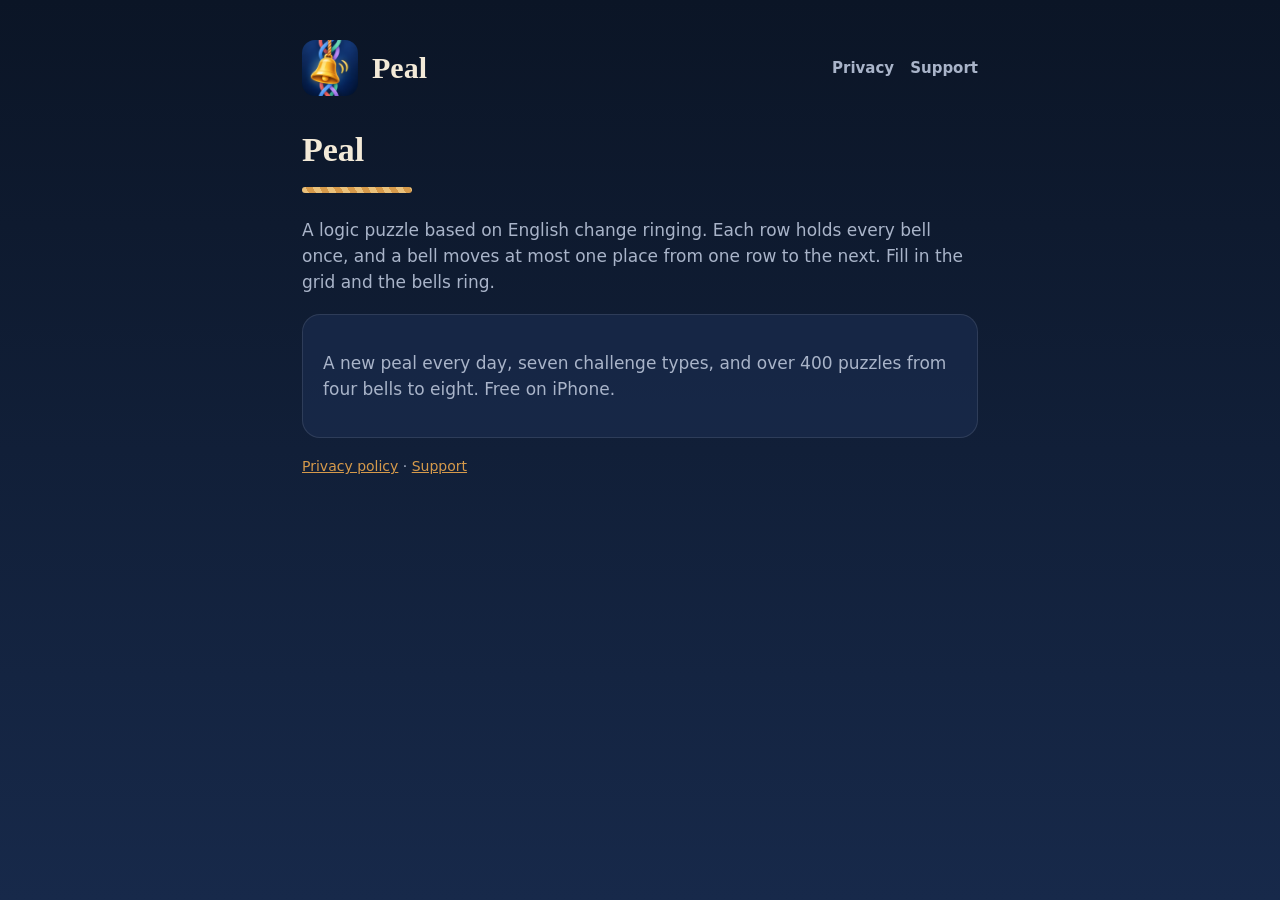
<file: index.html>
<!doctype html><html lang="en-GB"><head><meta charset="utf-8"><meta name="viewport" content="width=device-width,initial-scale=1"><link rel="icon" href="icon.png"><link rel="stylesheet" href="style.css"><title>Peal: Bell Logic Puzzle</title><meta name="description" content="A logic puzzle based on English change ringing. A new peal every day."></head><body><main><header><img src="icon.png" alt=""><a href="./">Peal</a><nav><a href="privacy">Privacy</a><a href="support">Support</a></nav></header>
<h1>Peal</h1><div class="rule"></div>
<p>A logic puzzle based on English change ringing. Each row holds every bell once, and a bell moves at most one place from one row to the next. Fill in the grid and the bells ring.</p>
<div class="card"><p>A new peal every day, seven challenge types, and over 400 puzzles from four bells to eight. Free on iPhone.</p></div>
<p class="small"><a href="privacy">Privacy policy</a> · <a href="support">Support</a></p>
</main></body></html>
</file>
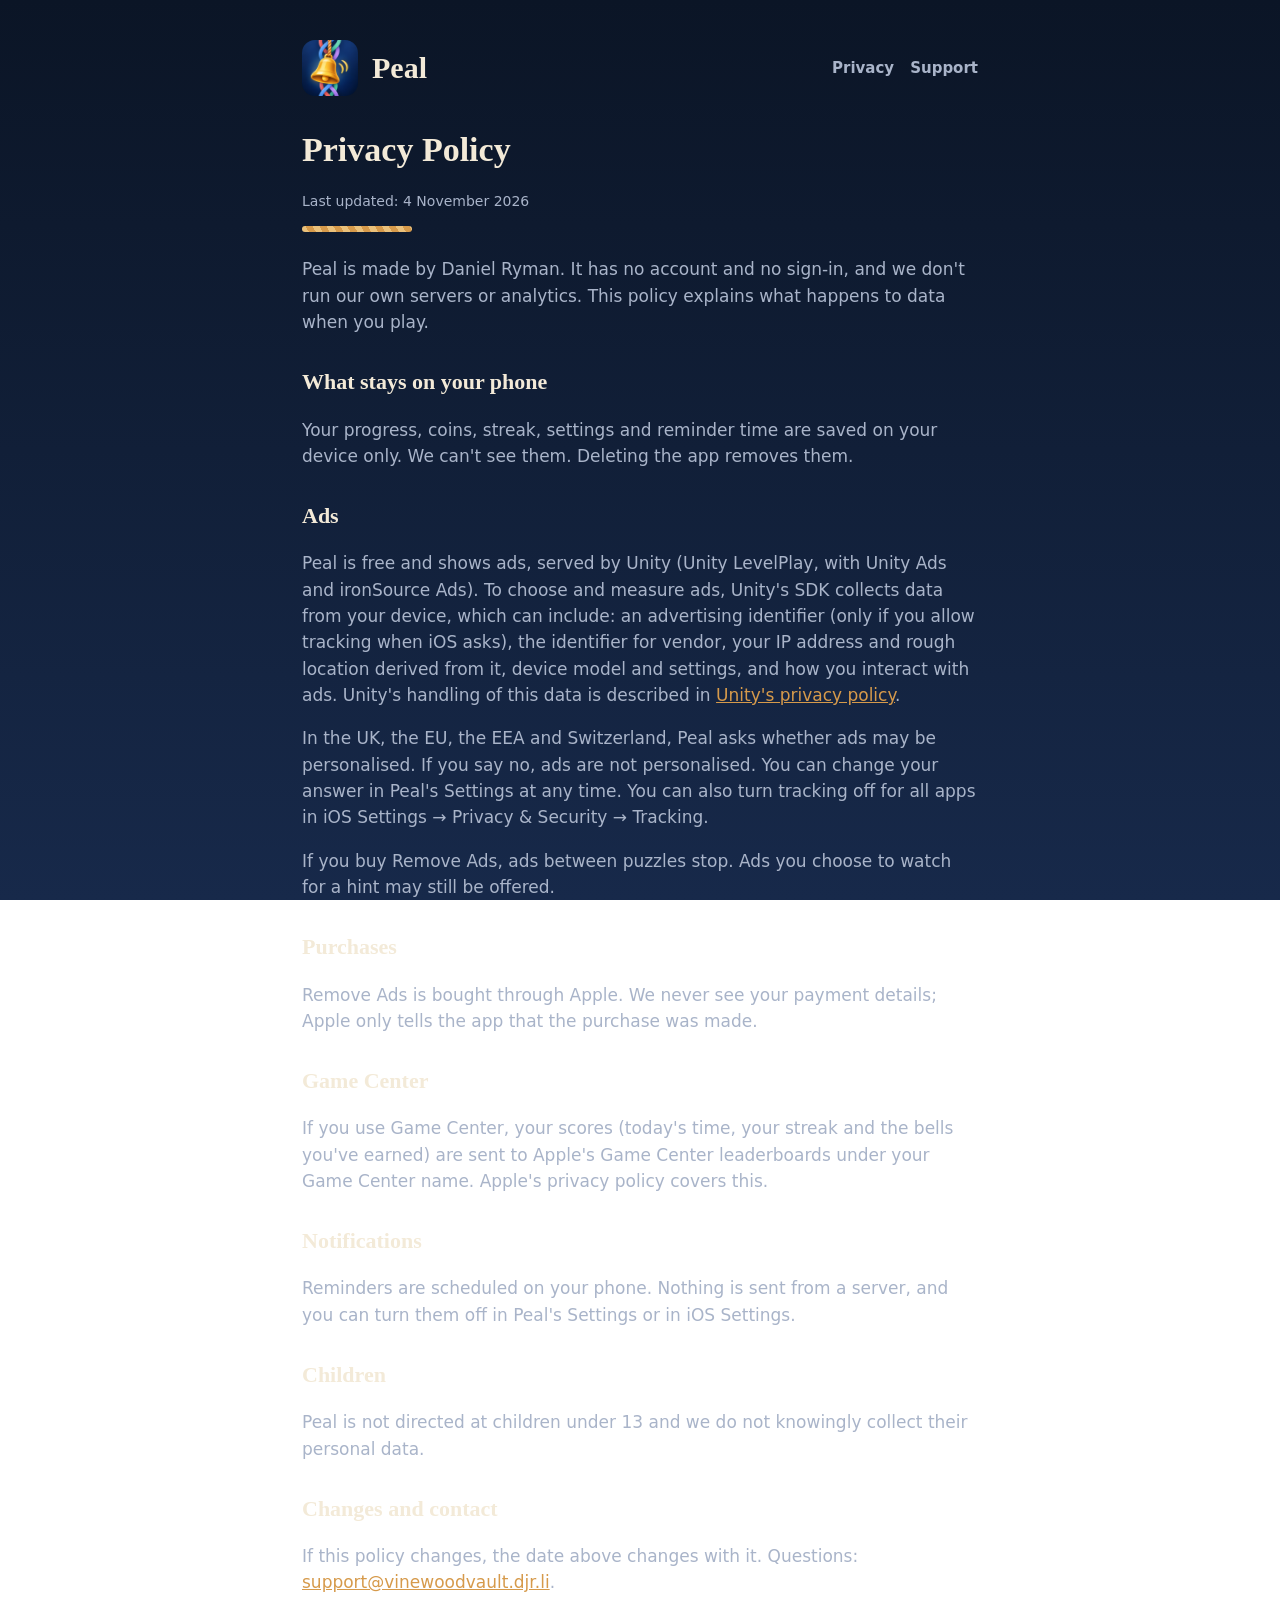
<file: privacy.html>
<!doctype html><html lang="en-GB"><head><meta charset="utf-8"><meta name="viewport" content="width=device-width,initial-scale=1"><link rel="icon" href="icon.png"><link rel="stylesheet" href="style.css"><title>Privacy Policy · Peal</title></head><body><main><header><img src="icon.png" alt=""><a href="./">Peal</a><nav><a href="privacy">Privacy</a><a href="support">Support</a></nav></header>
<h1>Privacy Policy</h1><p class="small">Last updated: 4 November 2026</p><div class="rule"></div>
<p>Peal is made by Daniel Ryman. It has no account and no sign-in, and we don't run our own servers or analytics. This policy explains what happens to data when you play.</p>
<h2>What stays on your phone</h2>
<p>Your progress, coins, streak, settings and reminder time are saved on your device only. We can't see them. Deleting the app removes them.</p>
<h2>Ads</h2>
<p>Peal is free and shows ads, served by Unity (Unity LevelPlay, with Unity Ads and ironSource Ads). To choose and measure ads, Unity's SDK collects data from your device, which can include: an advertising identifier (only if you allow tracking when iOS asks), the identifier for vendor, your IP address and rough location derived from it, device model and settings, and how you interact with ads. Unity's handling of this data is described in <a href="https://unity.com/legal/game-player-and-app-user-privacy-policy">Unity's privacy policy</a>.</p>
<p>In the UK, the EU, the EEA and Switzerland, Peal asks whether ads may be personalised. If you say no, ads are not personalised. You can change your answer in Peal's Settings at any time. You can also turn tracking off for all apps in iOS Settings → Privacy & Security → Tracking.</p>
<p>If you buy Remove Ads, ads between puzzles stop. Ads you choose to watch for a hint may still be offered.</p>
<h2>Purchases</h2>
<p>Remove Ads is bought through Apple. We never see your payment details; Apple only tells the app that the purchase was made.</p>
<h2>Game Center</h2>
<p>If you use Game Center, your scores (today's time, your streak and the bells you've earned) are sent to Apple's Game Center leaderboards under your Game Center name. Apple's privacy policy covers this.</p>
<h2>Notifications</h2>
<p>Reminders are scheduled on your phone. Nothing is sent from a server, and you can turn them off in Peal's Settings or in iOS Settings.</p>
<h2>Children</h2>
<p>Peal is not directed at children under 13 and we do not knowingly collect their personal data.</p>
<h2>Changes and contact</h2>
<p>If this policy changes, the date above changes with it. Questions: <a href="mailto:support@vinewoodvault.djr.li">support@vinewoodvault.djr.li</a>.</p>
</main></body></html>
</file>
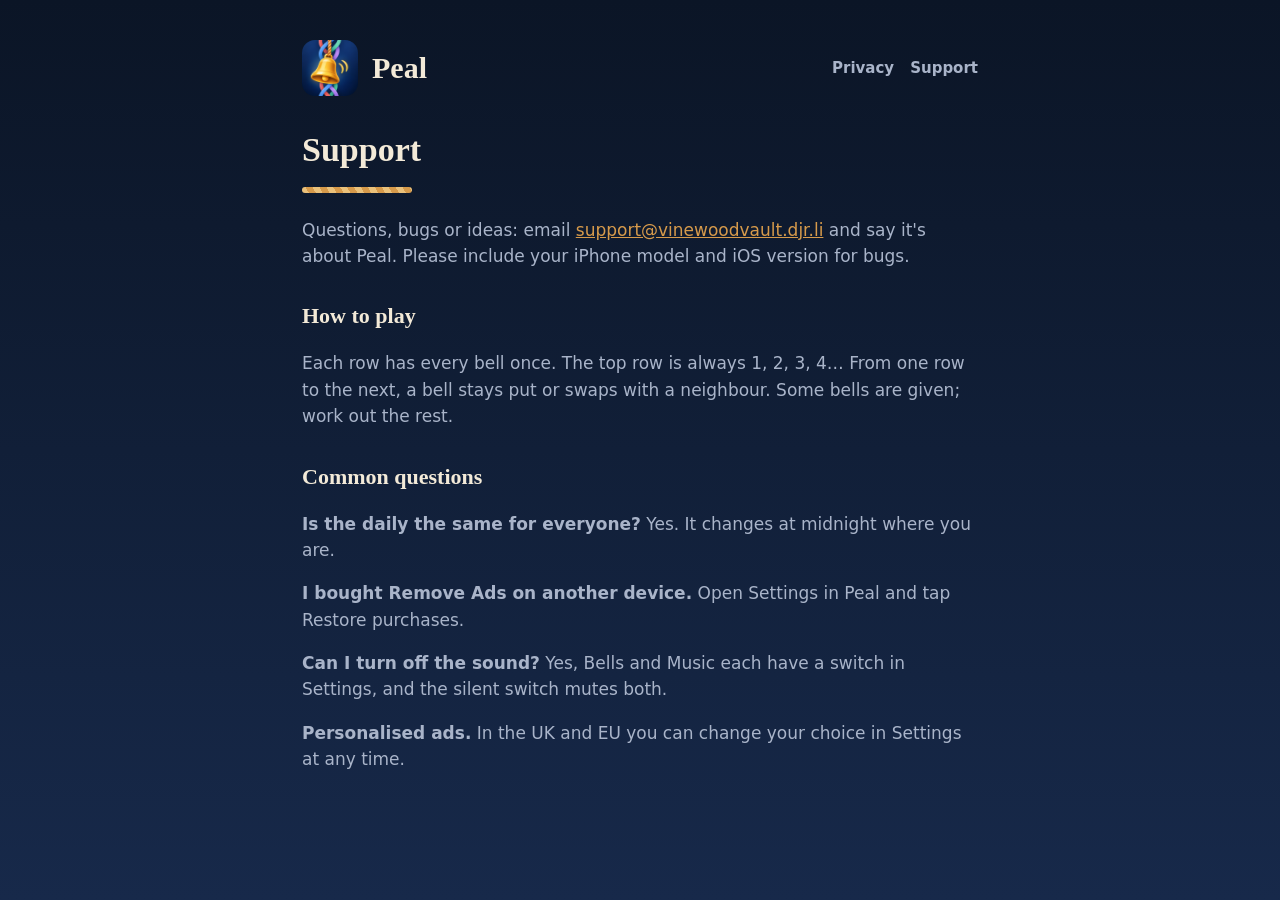
<file: support.html>
<!doctype html><html lang="en-GB"><head><meta charset="utf-8"><meta name="viewport" content="width=device-width,initial-scale=1"><link rel="icon" href="icon.png"><link rel="stylesheet" href="style.css"><title>Support · Peal</title></head><body><main><header><img src="icon.png" alt=""><a href="./">Peal</a><nav><a href="privacy">Privacy</a><a href="support">Support</a></nav></header>
<h1>Support</h1><div class="rule"></div>
<p>Questions, bugs or ideas: email <a href="mailto:support@vinewoodvault.djr.li">support@vinewoodvault.djr.li</a> and say it's about Peal. Please include your iPhone model and iOS version for bugs.</p>
<h2>How to play</h2>
<p>Each row has every bell once. The top row is always 1, 2, 3, 4… From one row to the next, a bell stays put or swaps with a neighbour. Some bells are given; work out the rest.</p>
<h2>Common questions</h2>
<p><strong>Is the daily the same for everyone?</strong> Yes. It changes at midnight where you are.</p>
<p><strong>I bought Remove Ads on another device.</strong> Open Settings in Peal and tap Restore purchases.</p>
<p><strong>Can I turn off the sound?</strong> Yes, Bells and Music each have a switch in Settings, and the silent switch mutes both.</p>
<p><strong>Personalised ads.</strong> In the UK and EU you can change your choice in Settings at any time.</p>
</main></body></html>
</file>
<file: style.css>
:root { --night:#0B1526; --dusk:#17294A; --panel:#1A2C4E; --ink:#F3EAD8; --soft:#A9B4C9; --bronze:#D69A4B; }
* { box-sizing: border-box; }
body { margin:0; background: linear-gradient(var(--night), var(--dusk)) fixed; color: var(--ink);
  font: 17px/1.55 -apple-system, "SF Pro Rounded", system-ui, sans-serif; }
main { max-width: 720px; margin: 0 auto; padding: 40px 22px 80px; }
header { display:flex; align-items:center; gap:14px; margin-bottom: 28px; }
header img { width:56px; height:56px; border-radius: 13px; }
header a { color: var(--ink); text-decoration:none; font: 700 30px/1 "New York", Georgia, serif; }
nav { margin-left:auto; display:flex; gap:16px; }
nav a { font: 600 15px/1 -apple-system, system-ui, sans-serif; color: var(--soft); }
h1, h2 { font-family: "New York", Georgia, serif; }
h1 { font-size: 34px; margin: 0 0 6px; }
h2 { font-size: 22px; margin: 30px 0 6px; }
p, li { color: var(--soft); }
a { color: var(--bronze); }
.rule { height:6px; width:110px; border-radius:3px; margin: 10px 0 24px;
  background: repeating-linear-gradient(60deg, #EBC17A 0 6px, #D69A4B 6px 12px); }
.card { background: rgba(26,44,78,.7); border: 1px solid rgba(255,255,255,.1); border-radius: 18px; padding: 18px 20px; margin: 18px 0; }
.small { font-size: 14px; }
</file>
